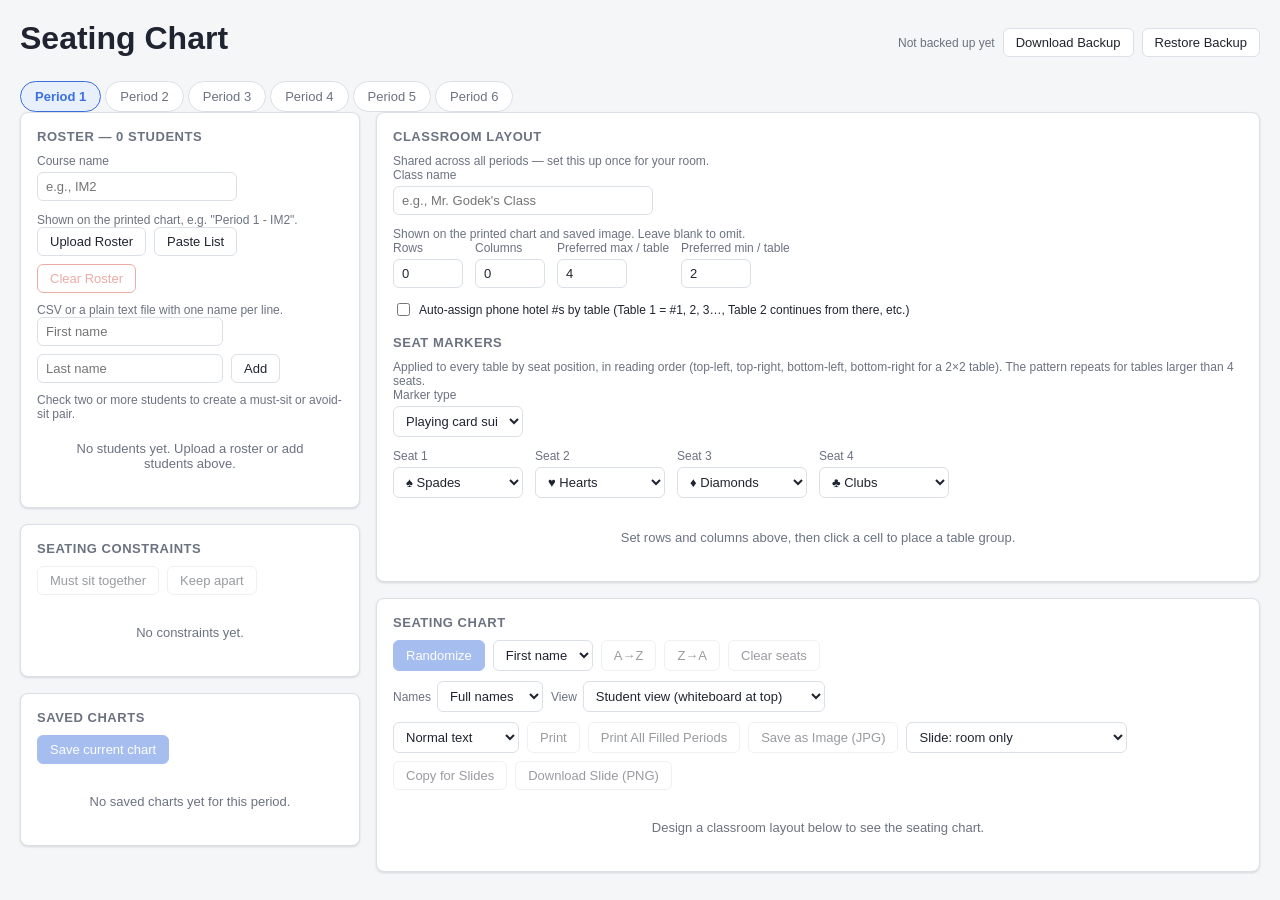
<file: index.html>
<!DOCTYPE html>
<html lang="en">
<head>
<meta charset="UTF-8">
<meta name="viewport" content="width=device-width, initial-scale=1.0">
<title>Seating Chart</title>
<link rel="stylesheet" href="styles.css">
</head>
<body>
<div id="app"></div>

<script src="js/util.js"></script>
<script src="js/store.js"></script>
<script src="js/csv.js"></script>
<script src="js/seating.js"></script>
<script src="js/dnd.js"></script>
<script src="js/ui/roster.js"></script>
<script src="js/ui/constraints.js"></script>
<script src="js/ui/layout.js"></script>
<script src="js/ui/chart.js"></script>
<script src="js/ui/savedCharts.js"></script>
<script src="js/ui/periods.js"></script>
<script src="js/ui/backup.js"></script>
<script src="js/main.js"></script>
</body>
</html>
</file>
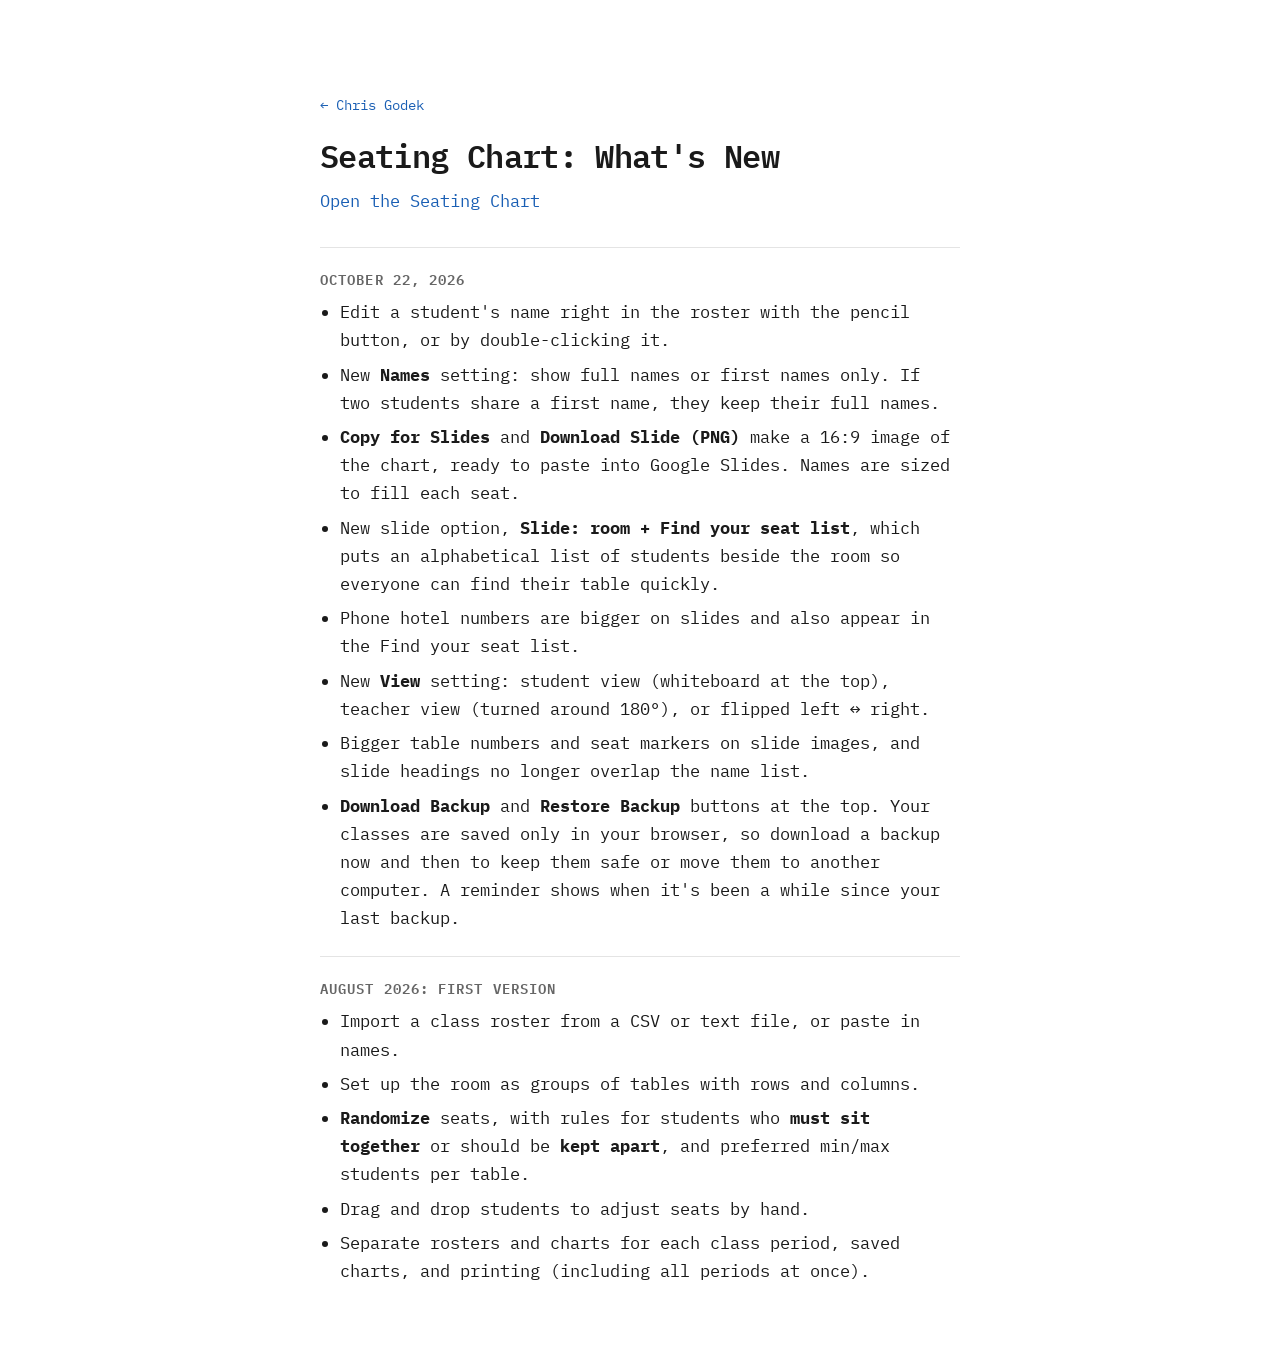
<file: updates.html>
<!DOCTYPE html>
<html lang="en">
<head>
  <meta charset="UTF-8">
  <meta name="viewport" content="width=device-width, initial-scale=1.0">
  <title>Seating Chart Updates</title>
  <link rel="preconnect" href="https://fonts.googleapis.com">
  <link rel="preconnect" href="https://fonts.gstatic.com" crossorigin>
  <link href="https://fonts.googleapis.com/css2?family=IBM+Plex+Mono:ital,wght@0,400;0,600;1,400&display=swap" rel="stylesheet">
  <style>
    :root { --bg: #ffffff; --text: #1a1a1a; --muted: #666; --link: #1a5fb4; --rule: #e4e4e4; }
    @media (prefers-color-scheme: dark) {
      :root { --bg: #121212; --text: #eaeaea; --muted: #9a9a9a; --link: #78aeed; --rule: #2c2c2c; }
    }
    body {
      margin: 0;
      background: var(--bg);
      color: var(--text);
      font: 17px/1.65 "IBM Plex Mono", ui-monospace, Menlo, monospace;
    }
    main { max-width: 640px; margin: 0 auto; padding: 10vh 16px 64px; }
    .back { font-size: 0.9rem; }
    h1 { font-size: 2rem; font-weight: 600; margin: 0.75rem 0 0.25rem; letter-spacing: -0.02em; }
    .intro { color: var(--muted); margin: 0 0 2rem; }
    section { border-top: 1px solid var(--rule); padding-top: 1.25rem; margin-top: 1.5rem; }
    h2 { font-size: 0.85rem; font-weight: 600; text-transform: uppercase; letter-spacing: 0.08em; color: var(--muted); margin: 0 0 0.5rem; }
    ul { margin: 0; padding-left: 1.2em; }
    li { margin: 0.4rem 0; }
    a { color: var(--link); text-decoration: none; }
    a:hover { text-decoration: underline; }
  </style>
</head>
<body>
  <main>
    <a class="back" href="/">← Chris Godek</a>
    <h1>Seating Chart: What's New</h1>
    <p class="intro"><a href="./">Open the Seating Chart</a></p>

    <!-- Newest first. Add a new <section> at the top for each update. -->
    <section>
      <h2>October 22, 2026</h2>
      <ul>
        <li>Edit a student's name right in the roster with the pencil button, or by double-clicking it.</li>
        <li>New <b>Names</b> setting: show full names or first names only. If two students share a first name, they keep their full names.</li>
        <li><b>Copy for Slides</b> and <b>Download Slide (PNG)</b> make a 16:9 image of the chart, ready to paste into Google Slides. Names are sized to fill each seat.</li>
        <li>New slide option, <b>Slide: room + Find your seat list</b>, which puts an alphabetical list of students beside the room so everyone can find their table quickly.</li>
        <li>Phone hotel numbers are bigger on slides and also appear in the Find your seat list.</li>
        <li>New <b>View</b> setting: student view (whiteboard at the top), teacher view (turned around 180°), or flipped left ↔ right.</li>
        <li>Bigger table numbers and seat markers on slide images, and slide headings no longer overlap the name list.</li>
        <li><b>Download Backup</b> and <b>Restore Backup</b> buttons at the top. Your classes are saved only in your browser, so download a backup now and then to keep them safe or move them to another computer. A reminder shows when it's been a while since your last backup.</li>
      </ul>
    </section>

    <section>
      <h2>August 2026: First version</h2>
      <ul>
        <li>Import a class roster from a CSV or text file, or paste in names.</li>
        <li>Set up the room as groups of tables with rows and columns.</li>
        <li><b>Randomize</b> seats, with rules for students who <b>must sit together</b> or should be <b>kept apart</b>, and preferred min/max students per table.</li>
        <li>Drag and drop students to adjust seats by hand.</li>
        <li>Separate rosters and charts for each class period, saved charts, and printing (including all periods at once).</li>
      </ul>
    </section>
  </main>
</body>
</html>
</file>
<file: styles.css>
:root {
  --bg: #f5f6f8;
  --panel: #ffffff;
  --border: #dbe0e6;
  --text: #1f2430;
  --text-muted: #6b7280;
  --accent: #3b6fe0;
  --accent-hover: #2f5bc4;
  --accent-soft: #e8effd;
  --danger: #d9483b;
  --danger-soft: #fbe9e7;
  --success: #2f9e5b;
  --front-badge: #f0a020;
  --warning: #c9962c;
  --warning-soft: #fbf1de;
  --suit-red: #c0392b;
  --seat-empty: #eef1f5;
  --seat-filled: #ffffff;
  --radius: 8px;
  --shadow: 0 1px 2px rgba(16, 24, 40, 0.06), 0 1px 3px rgba(16, 24, 40, 0.08);
}

@media (prefers-color-scheme: dark) {
  :root {
    --bg: #14161c;
    --panel: #1d2028;
    --border: #2c313c;
    --text: #e7e9ee;
    --text-muted: #9aa1ac;
    --accent: #5b8cf0;
    --accent-hover: #6f9bff;
    --accent-soft: #223050;
    --danger: #ef6a5c;
    --danger-soft: #3a2220;
    --success: #4ec27f;
    --front-badge: #d99a2b;
    --warning: #d9ab3f;
    --warning-soft: #3a3120;
    --suit-red: #e0685a;
    --seat-empty: #262a34;
    --seat-filled: #232734;
    --shadow: 0 1px 2px rgba(0, 0, 0, 0.3), 0 1px 3px rgba(0, 0, 0, 0.4);
  }
}

* { box-sizing: border-box; }

body {
  margin: 0;
  font-family: -apple-system, BlinkMacSystemFont, "Segoe UI", Roboto, Helvetica, Arial, sans-serif;
  background: var(--bg);
  color: var(--text);
}

#app {
  max-width: 1400px;
  margin: 0 auto;
  padding: 20px;
}

h1, h2, h3, h4 { margin: 0 0 8px; }

button {
  font-family: inherit;
  font-size: 13px;
  cursor: pointer;
  border-radius: 6px;
  border: 1px solid var(--border);
  background: var(--panel);
  color: var(--text);
  padding: 6px 12px;
  transition: background 0.12s, border-color 0.12s;
}
button:hover { border-color: var(--accent); }
button.primary {
  background: var(--accent);
  border-color: var(--accent);
  color: white;
}
button.primary:hover { background: var(--accent-hover); }
button.danger {
  color: var(--danger);
  border-color: var(--danger);
  background: transparent;
}
button.danger:hover { background: var(--danger-soft); }
button:disabled { opacity: 0.45; cursor: not-allowed; }
button.small { padding: 3px 8px; font-size: 12px; }

input[type="text"], input[type="number"], select, textarea {
  font-family: inherit;
  font-size: 13px;
  padding: 6px 8px;
  border-radius: 6px;
  border: 1px solid var(--border);
  background: var(--panel);
  color: var(--text);
}
input[type="checkbox"] { accent-color: var(--accent); }
input:disabled { opacity: 0.45; cursor: not-allowed; }

.paste-box { margin-bottom: 10px; }
.paste-textarea {
  width: 100%;
  resize: vertical;
  font-family: inherit;
  margin-bottom: 8px;
}

.panel {
  background: var(--panel);
  border: 1px solid var(--border);
  border-radius: var(--radius);
  box-shadow: var(--shadow);
  padding: 16px;
}

.header-bar {
  display: flex;
  align-items: center;
  justify-content: space-between;
  gap: 12px;
  margin-bottom: 16px;
  flex-wrap: wrap;
}

.period-tabs {
  display: flex;
  gap: 4px;
  flex-wrap: wrap;
}
.period-tab {
  padding: 7px 14px;
  border-radius: 20px;
  border: 1px solid var(--border);
  background: var(--panel);
  cursor: pointer;
  font-size: 13px;
  color: var(--text-muted);
}
.period-tab.active {
  background: var(--accent-soft);
  border-color: var(--accent);
  color: var(--accent);
  font-weight: 600;
}
.period-tab-label-input {
  width: 90px;
}

.main-grid {
  display: grid;
  grid-template-columns: 340px 1fr;
  gap: 16px;
  align-items: start;
}

@media (max-width: 900px) {
  .main-grid { grid-template-columns: 1fr; }
}

.sidebar {
  display: flex;
  flex-direction: column;
  gap: 16px;
}

.section-title {
  font-size: 13px;
  text-transform: uppercase;
  letter-spacing: 0.04em;
  color: var(--text-muted);
  font-weight: 600;
  margin-bottom: 10px;
}

.roster-list {
  max-height: 320px;
  overflow-y: auto;
  border: 1px solid var(--border);
  border-radius: 6px;
}
.roster-row {
  display: flex;
  align-items: center;
  gap: 8px;
  padding: 6px 8px;
  border-bottom: 1px solid var(--border);
  font-size: 13px;
}
.roster-row:last-child { border-bottom: none; }
.roster-row.selected { background: var(--accent-soft); }
.roster-row .name { flex: 1; }
.roster-row .front-badge {
  font-size: 10px;
  background: var(--front-badge);
  color: white;
  padding: 1px 6px;
  border-radius: 10px;
}
.roster-row button.row-delete { visibility: hidden; }
.roster-row:hover button.row-delete { visibility: visible; }
.roster-row .phone-input { width: 46px; padding: 3px 6px; font-size: 11px; }

.toolbar-row {
  display: flex;
  gap: 8px;
  margin-bottom: 10px;
  flex-wrap: wrap;
}

.hint {
  font-size: 12px;
  color: var(--text-muted);
  margin-top: 6px;
}

.constraint-list {
  display: flex;
  flex-direction: column;
  gap: 6px;
  margin-top: 8px;
}
.constraint-chip {
  display: flex;
  align-items: center;
  justify-content: space-between;
  gap: 8px;
  font-size: 12px;
  padding: 5px 8px;
  border-radius: 6px;
  border: 1px solid var(--border);
}
.constraint-chip.avoid { background: var(--danger-soft); }
.constraint-chip.must { background: var(--accent-soft); }

.layout-config-row {
  display: flex;
  gap: 12px;
  margin-bottom: 12px;
  flex-wrap: wrap;
  align-items: flex-end;
}
.field {
  display: flex;
  flex-direction: column;
  gap: 4px;
  font-size: 12px;
  color: var(--text-muted);
}
.field input { width: 70px; }
.field select { width: 130px; }

.room-grid {
  display: grid;
  gap: 14px;
  padding: 16px;
  background: var(--bg);
  border: 1px dashed var(--border);
  border-radius: 8px;
}

.table-group {
  border: 2px solid var(--border);
  border-radius: 10px;
  background: var(--panel);
  padding: 8px;
  min-height: 90px;
  position: relative;
}
.table-group.front { border-color: var(--front-badge); }
.table-group.thin { border-color: var(--warning); border-style: dashed; }
.table-group.blank { border: none; background: transparent; box-shadow: none; min-height: 0; }
.table-group.empty-slot {
  border-style: dashed;
  display: flex;
  align-items: center;
  justify-content: center;
  color: var(--text-muted);
  font-size: 12px;
  cursor: pointer;
  background: transparent;
}
.table-group .table-header {
  display: flex;
  justify-content: space-between;
  align-items: center;
  font-size: 11px;
  color: var(--text-muted);
  margin-bottom: 6px;
}
.table-group .front-tag {
  color: var(--front-badge);
  font-weight: 600;
}
.table-group .thin-tag {
  color: var(--warning);
  font-weight: 600;
  font-size: 10px;
}
.table-group .table-controls {
  display: flex;
  gap: 4px;
  align-items: center;
  flex-wrap: wrap;
  margin-bottom: 6px;
}
.table-group .table-controls input[type="number"] {
  width: 44px;
  padding: 2px 4px;
}

.seat-grid {
  display: grid;
  gap: 5px;
}
.seat {
  min-width: 0;
  min-height: 48px;
  border: 1px solid var(--border);
  border-radius: 6px;
  background: var(--seat-empty);
  font-size: 11px;
  display: flex;
  flex-direction: column;
  align-items: center;
  justify-content: center;
  text-align: center;
  padding: 6px 4px 4px;
  cursor: grab;
  user-select: none;
  position: relative;
  touch-action: none;
}
.seat.filled {
  background: var(--seat-filled);
  border-color: var(--accent);
  font-weight: 500;
}
.suit-badge {
  position: absolute;
  top: 3px;
  right: 5px;
  font-size: 12px;
  font-weight: 700;
  line-height: 1;
  color: var(--text);
}
.suit-badge.red { color: var(--suit-red); }
.color-badge {
  position: absolute;
  top: 5px;
  right: 6px;
  width: 11px;
  height: 11px;
  border-radius: 50%;
  border: 1px solid rgba(0, 0, 0, 0.35);
}
.seat-name { padding-right: 14px; }
.seat-phone {
  font-size: 9px;
  color: var(--text-muted);
  margin-top: 2px;
}
.seat.conflict {
  border-color: var(--danger);
  background: var(--danger-soft);
  box-shadow: 0 0 0 1px var(--danger);
}
.seat.drag-over {
  outline: 2px solid var(--accent);
  outline-offset: 1px;
}
.seat.dragging { opacity: 0.4; }

.saved-chart-row {
  display: flex;
  flex-direction: column;
  gap: 2px;
  padding: 8px;
  border: 1px solid var(--border);
  border-radius: 6px;
  margin-bottom: 6px;
  font-size: 12px;
}
.saved-chart-row .name-row {
  display: flex;
  justify-content: space-between;
  align-items: center;
  font-weight: 600;
}
.saved-chart-row .timestamps {
  color: var(--text-muted);
  font-size: 11px;
}
.saved-chart-row .actions {
  display: flex;
  gap: 6px;
  margin-top: 4px;
}

.warning-banner {
  background: var(--danger-soft);
  color: var(--danger);
  border: 1px solid var(--danger);
  border-radius: 6px;
  padding: 8px 12px;
  font-size: 12px;
  margin-bottom: 12px;
}

.empty-state {
  color: var(--text-muted);
  font-size: 13px;
  padding: 20px;
  text-align: center;
}

.checkbox-row {
  display: flex;
  align-items: center;
  gap: 6px;
  font-size: 12px;
}

.legend {
  display: flex;
  gap: 14px;
  font-size: 11px;
  color: var(--text-muted);
  margin-top: 10px;
  flex-wrap: wrap;
}
.legend span { display: inline-flex; align-items: center; gap: 4px; }
.swatch { width: 10px; height: 10px; border-radius: 3px; display: inline-block; }

.backup-bar {
  display: flex;
  align-items: center;
  gap: 8px;
  flex-wrap: wrap;
}
.backup-status { font-size: 12px; color: var(--text-muted); }
.backup-status.stale { color: var(--warning); font-weight: 600; }

.inline-field {
  display: inline-flex;
  align-items: center;
  gap: 6px;
  font-size: 12px;
  color: var(--text-muted);
}

/* "Whiteboard / Front of Class" bar — a small orientation hint on screen, the
   big banner on paper. Sits below the room in the teacher view. */
.front-bar {
  text-align: center;
  font-size: 11px;
  font-weight: 600;
  text-transform: uppercase;
  letter-spacing: 0.05em;
  color: var(--text-muted);
  background: var(--seat-empty);
  border-radius: 6px;
  padding: 5px;
  margin-bottom: 8px;
}
.front-bar.bottom { margin-bottom: 0; margin-top: 8px; }

.roster-row .name-edit { flex: 1; display: flex; gap: 4px; min-width: 0; }
.roster-row .name-edit input { flex: 1; min-width: 0; padding: 3px 6px; }
.roster-row .name { cursor: text; }

.print-only { display: none; }
#print-all-container { display: none; }

@media print {
  :root {
    --text: #000 !important;
    --text-muted: #333 !important;
    --border: #999 !important;
    --seat-empty: #fff !important;
    --seat-filled: #fff !important;
    --panel: #fff !important;
    --danger: #a00 !important;
    --danger-soft: #fdeceb !important;
    --suit-red: #a00 !important;
    --warning: #8a6200 !important;
    --warning-soft: #fdf3dc !important;
    --front-badge: #b5750a !important;
  }
  body { background: #fff !important; }
  /* Hide everything except the seating chart itself. Using display:none (not
     visibility:hidden) so hidden content doesn't still reserve page space and
     push out a blank second page. */
  .header-bar, .period-tabs, .sidebar-info, .layout-panel { display: none !important; }
  #app { max-width: none; margin: 0; padding: 0; }
  .main-grid { display: block; }
  .sidebar-room { display: block; }
  .seating-chart-panel {
    border: none;
    box-shadow: none;
    padding: 0;
  }
  .seating-chart-panel .section-title,
  .seating-chart-panel .toolbar-row,
  .seating-chart-panel .warning-banner,
  .seating-chart-panel .legend {
    display: none !important;
  }
  .print-only { display: block; }
  .front-bar {
    font-size: calc(28px * var(--print-scale, 1.3)) !important;
    font-weight: 800;
    text-transform: none;
    letter-spacing: 0.02em;
    color: #000 !important;
    background: none !important;
    border-radius: 0;
    border-bottom: 3px solid #000;
    padding: 0 0 10px;
    margin: 0;
  }
  .front-bar.bottom {
    border-bottom: none;
    border-top: 3px solid #000;
    padding: 10px 0 0;
    margin-top: 18px;
  }
  .print-label {
    text-align: center;
    margin: 8px 0 18px;
    font-size: calc(20px * var(--print-scale, 1.3)) !important;
    font-weight: 700;
    color: #000;
  }
  .print-label:first-child { margin-top: 0; }
  .table-group, .seat { border-color: #000 !important; }
  .table-group.thin { border-style: solid !important; }
  .thin-tag { display: none !important; }
  .front-word { display: none !important; }
  .seat.conflict {
    border-color: #000 !important;
    background: #fff !important;
    box-shadow: none !important;
  }
  .table-group.blank { border: none !important; }
  .room-grid { background: none !important; border: none !important; }

  /* Print/saved-image text size — scaled by --print-scale (set from the
     "Print font size" picker). Base numbers here are the old screen sizes;
     "Normal" (1.3x) is already a real step up from them. !important beats the
     more-specific screen-only rules that would otherwise still apply here. */
  .table-header { font-size: calc(11px * var(--print-scale, 1.3)) !important; }
  .seat { font-size: calc(11px * var(--print-scale, 1.3)) !important; }
  .seat-phone { font-size: calc(9px * var(--print-scale, 1.3)) !important; }
  .suit-badge { font-size: calc(12px * var(--print-scale, 1.3)) !important; }
  .color-badge {
    width: calc(11px * var(--print-scale, 1.3)) !important;
    height: calc(11px * var(--print-scale, 1.3)) !important;
  }

  /* "Print All Filled Periods" swaps in a container with one page per period
     instead of the single live chart. */
  body.printing-all .seating-chart-panel { display: none !important; }
  body.printing-all #print-all-container { display: block; }
  .print-page + .print-page {
    page-break-before: always;
    break-before: page;
  }
}
</file>
